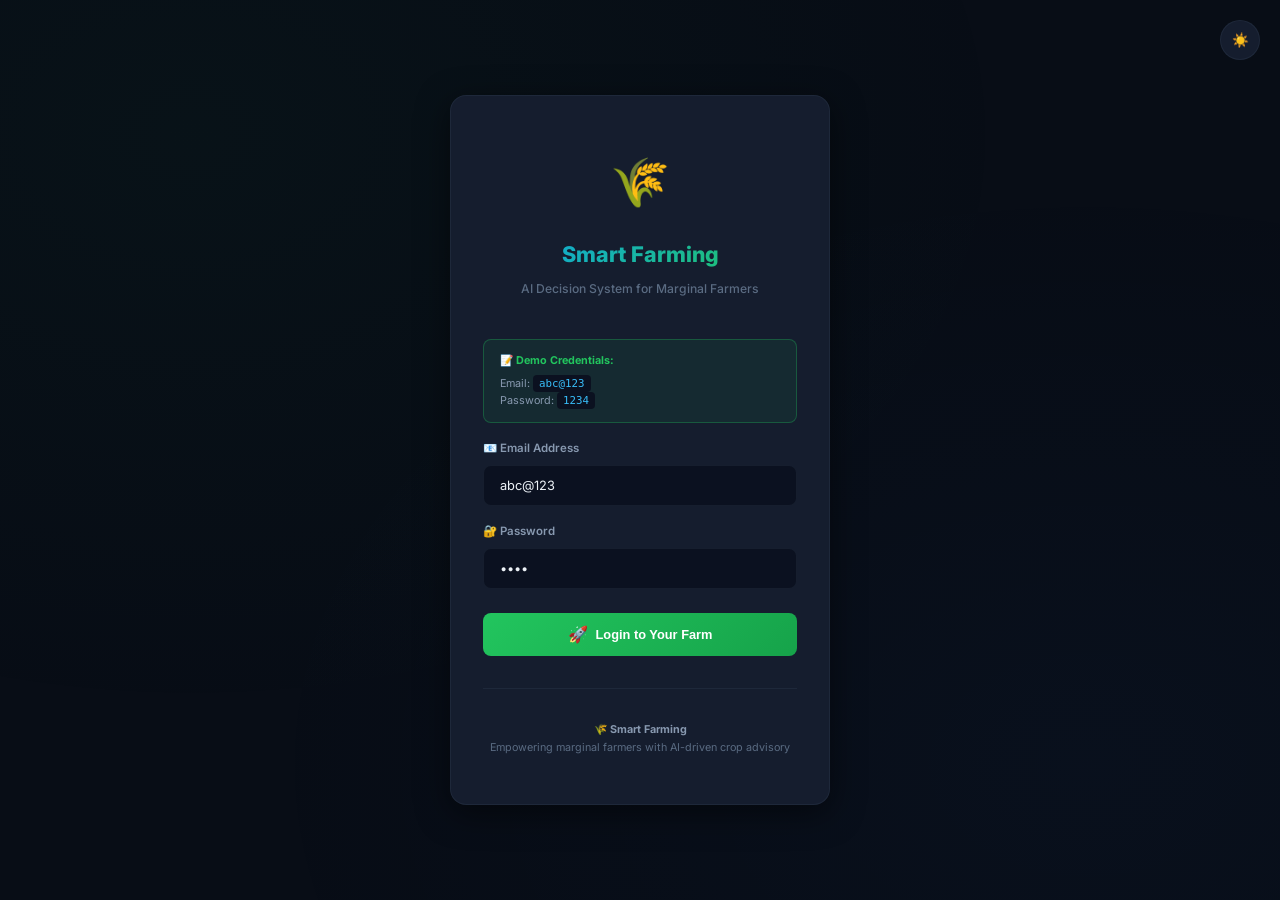
<file: templates/login.html>
<!DOCTYPE html>
<html lang="en" data-theme="dark">
<head>
    <meta charset="UTF-8">
    <meta name="viewport" content="width=device-width, initial-scale=1.0">
    <meta name="description" content="Smart Farming Decision System - Login">
    <title>🌾 Smart Farming - Login</title>
    <link rel="preconnect" href="https://fonts.googleapis.com">
    <link rel="preconnect" href="https://fonts.gstatic.com" crossorigin>
    <link href="https://fonts.googleapis.com/css2?family=Inter:wght@300;400;500;600;700;800;900&display=swap" rel="stylesheet">
    <style>
        :root{
            --bg-primary:#080d16;
            --bg-secondary:#0f1623;
            --bg-card:#151d2e;
            --bg-input:#0b1120;
            --text-primary:#edf2f7;
            --text-secondary:#8899b0;
            --text-muted:#5a6b82;
            --text-accent:#38bdf8;
            --border-color:rgba(100,120,150,.12);
            --accent-1:#22c55e;
            --accent-2:#3b82f6;
            --shadow-md:0 4px 14px rgba(0,0,0,.4);
            --shadow-lg:0 8px 32px rgba(0,0,0,.5);
        }
        [data-theme="light"]{
            --bg-primary:#f0f4f8;
            --bg-secondary:#fff;
            --bg-card:#fff;
            --bg-input:#edf2f7;
            --text-primary:#0f172a;
            --text-secondary:#475569;
            --text-muted:#94a3b8;
            --text-accent:#0284c7;
            --border-color:rgba(0,0,0,.07);
        }

        * { margin: 0; padding: 0; box-sizing: border-box; }
        
        html {
            font-size: 13.5px;
            scroll-behavior: smooth;
        }
        
        body {
            font-family: 'Inter', system-ui, sans-serif;
            background: var(--bg-primary);
            color: var(--text-primary);
            line-height: 1.6;
            min-height: 100vh;
            display: flex;
            align-items: center;
            justify-content: center;
            transition: background .3s, color .3s;
        }

        body::before {
            content: '';
            position: fixed;
            inset: 0;
            background: radial-gradient(ellipse at 15% 15%, rgba(34, 197, 94, .03), transparent 55%),
                        radial-gradient(ellipse at 85% 85%, rgba(59, 130, 246, .03), transparent 55%);
            pointer-events: none;
            z-index: 0;
        }

        .login-container {
            position: relative;
            z-index: 1;
            width: 100%;
            max-width: 420px;
            padding: 20px;
        }

        .login-card {
            background: var(--bg-card);
            border: 1px solid var(--border-color);
            border-radius: 16px;
            padding: 48px 32px;
            box-shadow: var(--shadow-lg);
            backdrop-filter: blur(20px);
        }

        .login-header {
            text-align: center;
            margin-bottom: 40px;
        }

        .login-logo {
            font-size: 48px;
            margin-bottom: 16px;
            display: inline-block;
            animation: float 3s ease-in-out infinite;
        }

        @keyframes float {
            0%, 100% { transform: translateY(0); }
            50% { transform: translateY(-8px); }
        }

        .login-title {
            font-size: 1.6rem;
            font-weight: 800;
            background: linear-gradient(135deg, #0ea5e9 0%, #22c55e 100%);
            -webkit-background-clip: text;
            -webkit-text-fill-color: transparent;
            background-clip: text;
            margin-bottom: 8px;
        }

        .login-subtitle {
            font-size: 0.9rem;
            color: var(--text-muted);
            font-weight: 500;
        }

        .login-form {
            display: flex;
            flex-direction: column;
            gap: 16px;
        }

        .form-group {
            display: flex;
            flex-direction: column;
            gap: 8px;
        }

        .form-label {
            font-size: 0.85rem;
            font-weight: 600;
            color: var(--text-secondary);
        }

        .form-input {
            padding: 12px 16px;
            background: var(--bg-input);
            border: 1px solid var(--border-color);
            border-radius: 8px;
            color: var(--text-primary);
            font-size: 0.95rem;
            font-family: 'Inter', system-ui, sans-serif;
            transition: all 0.3s ease;
        }

        .form-input:hover {
            border-color: rgba(56, 189, 248, 0.3);
        }

        .form-input:focus {
            outline: none;
            border-color: var(--text-accent);
            box-shadow: 0 0 0 3px rgba(56, 189, 248, 0.1);
        }

        .form-input::placeholder {
            color: var(--text-muted);
        }

        .demo-credentials {
            background: rgba(34, 197, 94, 0.08);
            border: 1px solid rgba(34, 197, 94, 0.3);
            border-radius: 8px;
            padding: 12px 16px;
            margin-bottom: 16px;
            font-size: 0.8rem;
            color: var(--text-secondary);
        }

        .demo-credentials strong {
            color: var(--accent-1);
            display: block;
            margin-bottom: 6px;
        }

        .demo-credentials code {
            background: var(--bg-input);
            padding: 2px 6px;
            border-radius: 4px;
            font-family: 'JetBrains Mono', monospace;
            color: var(--text-accent);
        }

        .btn-login {
            padding: 12px 24px;
            background: linear-gradient(135deg, #22c55e 0%, #16a34a 100%);
            color: #fff;
            border: none;
            border-radius: 8px;
            font-size: 0.95rem;
            font-weight: 600;
            cursor: pointer;
            transition: all 0.3s ease;
            display: flex;
            align-items: center;
            justify-content: center;
            gap: 8px;
            margin-top: 8px;
        }

        .btn-login:hover {
            transform: translateY(-2px);
            box-shadow: 0 8px 20px rgba(34, 197, 94, 0.3);
        }

        .btn-login:active {
            transform: translateY(0);
        }

        .btn-login:disabled {
            opacity: 0.6;
            cursor: not-allowed;
            transform: none;
        }

        .btn-icon {
            font-size: 1.2rem;
        }

        .btn-loader {
            display: none;
            width: 14px;
            height: 14px;
            border: 2px solid rgba(255, 255, 255, 0.3);
            border-top-color: #fff;
            border-radius: 50%;
            animation: spin 0.6s linear infinite;
        }

        @keyframes spin {
            to { transform: rotate(360deg); }
        }

        .btn-login.loading .btn-text {
            display: none;
        }

        .btn-login.loading .btn-loader {
            display: block;
        }

        .login-error {
            background: rgba(239, 68, 68, 0.1);
            border: 1px solid rgba(239, 68, 68, 0.3);
            border-radius: 8px;
            padding: 12px 16px;
            color: #fca5a5;
            font-size: 0.85rem;
            margin-bottom: 16px;
            display: none;
        }

        .login-error.show {
            display: block;
            animation: slideDown 0.3s ease;
        }

        @keyframes slideDown {
            from {
                opacity: 0;
                transform: translateY(-10px);
            }
            to {
                opacity: 1;
                transform: translateY(0);
            }
        }

        .login-success {
            background: rgba(34, 197, 94, 0.1);
            border: 1px solid rgba(34, 197, 94, 0.3);
            border-radius: 8px;
            padding: 12px 16px;
            color: #86efac;
            font-size: 0.85rem;
            margin-bottom: 16px;
            display: none;
        }

        .login-success.show {
            display: block;
            animation: slideDown 0.3s ease;
        }

        .theme-toggle {
            position: fixed;
            top: 20px;
            right: 20px;
            width: 40px;
            height: 40px;
            border-radius: 50%;
            border: 1px solid var(--border-color);
            background: var(--bg-card);
            cursor: pointer;
            display: flex;
            align-items: center;
            justify-content: center;
            font-size: 1rem;
            transition: all 0.3s;
            z-index: 100;
        }

        .theme-toggle:hover {
            transform: rotate(30deg);
        }

        .login-footer {
            text-align: center;
            margin-top: 32px;
            padding-top: 32px;
            border-top: 1px solid var(--border-color);
            font-size: 0.8rem;
            color: var(--text-muted);
        }

        .login-footer strong {
            color: var(--text-secondary);
        }
    </style>
</head>
<body>
    <button class="theme-toggle" id="themeToggle" aria-label="Toggle theme">
        <span id="themeIcon">🌙</span>
    </button>

    <div class="login-container">
        <div class="login-card">
            <div class="login-header">
                <div class="login-logo">🌾</div>
                <h1 class="login-title">Smart Farming</h1>
                <p class="login-subtitle">AI Decision System for Marginal Farmers</p>
            </div>

            <div class="login-error" id="loginError"></div>
            <div class="login-success" id="loginSuccess"></div>

            <div class="demo-credentials">
                <strong>📝 Demo Credentials:</strong>
                Email: <code>abc@123</code><br>
                Password: <code>1234</code>
            </div>

            <form id="loginForm" class="login-form">
                <div class="form-group">
                    <label for="email" class="form-label">📧 Email Address</label>
                    <input 
                        type="email" 
                        id="email" 
                        class="form-input" 
                        placeholder="e.g., abc@123"
                        value="abc@123"
                        required
                    >
                </div>

                <div class="form-group">
                    <label for="password" class="form-label">🔐 Password</label>
                    <input 
                        type="password" 
                        id="password" 
                        class="form-input" 
                        placeholder="Enter your password"
                        value="1234"
                        required
                    >
                </div>

                <button type="submit" class="btn-login" id="loginBtn">
                    <span class="btn-icon">🚀</span>
                    <span class="btn-text">Login to Your Farm</span>
                    <span class="btn-loader"></span>
                </button>
            </form>

            <div class="login-footer">
                <strong>🌾 Smart Farming</strong><br>
                Empowering marginal farmers with AI-driven crop advisory
            </div>
        </div>
    </div>

    <script>
        // Theme Toggle
        const themeToggle = document.getElementById('themeToggle');
        const html = document.documentElement;
        
        const savedTheme = localStorage.getItem('theme') || 'dark';
        html.setAttribute('data-theme', savedTheme);
        updateThemeIcon();

        themeToggle.addEventListener('click', () => {
            const currentTheme = html.getAttribute('data-theme');
            const newTheme = currentTheme === 'dark' ? 'light' : 'dark';
            html.setAttribute('data-theme', newTheme);
            localStorage.setItem('theme', newTheme);
            updateThemeIcon();
        });

        function updateThemeIcon() {
            const theme = html.getAttribute('data-theme');
            document.getElementById('themeIcon').textContent = theme === 'dark' ? '☀️' : '🌙';
        }

        // Login Form Handler
        const loginForm = document.getElementById('loginForm');
        const loginBtn = document.getElementById('loginBtn');
        const loginError = document.getElementById('loginError');
        const loginSuccess = document.getElementById('loginSuccess');

        loginForm.addEventListener('submit', async (e) => {
            e.preventDefault();

            const email = document.getElementById('email').value.trim();
            const password = document.getElementById('password').value;

            if (!email || !password) {
                showError('Please enter both email and password');
                return;
            }

            loginBtn.classList.add('loading');
            loginBtn.disabled = true;
            loginError.classList.remove('show');
            loginSuccess.classList.remove('show');

            try {
                const response = await fetch('/api/login', {
                    method: 'POST',
                    headers: {
                        'Content-Type': 'application/json'
                    },
                    body: JSON.stringify({ email, password })
                });

                const data = await response.json();

                if (response.ok) {
                    showSuccess(data.message || 'Login successful! Redirecting...');
                    setTimeout(() => {
                        window.location.href = '/dashboard';
                    }, 1500);
                } else {
                    showError(data.message || 'Login failed. Please check your credentials.');
                }
            } catch (error) {
                console.error('Login error:', error);
                showError('Network error. Please try again.');
            } finally {
                loginBtn.classList.remove('loading');
                loginBtn.disabled = false;
            }
        });

        function showError(message) {
            loginError.textContent = '❌ ' + message;
            loginError.classList.add('show');
            loginSuccess.classList.remove('show');
        }

        function showSuccess(message) {
            loginSuccess.textContent = '✅ ' + message;
            loginSuccess.classList.add('show');
            loginError.classList.remove('show');
        }

        // Check if already logged in
        async function checkSession() {
            try {
                const response = await fetch('/api/check-session');
                const data = await response.json();
                
                if (data.logged_in) {
                    window.location.href = '/dashboard';
                }
            } catch (error) {
                console.error('Session check error:', error);
            }
        }

    </script>
</body>
</html>
</file>
